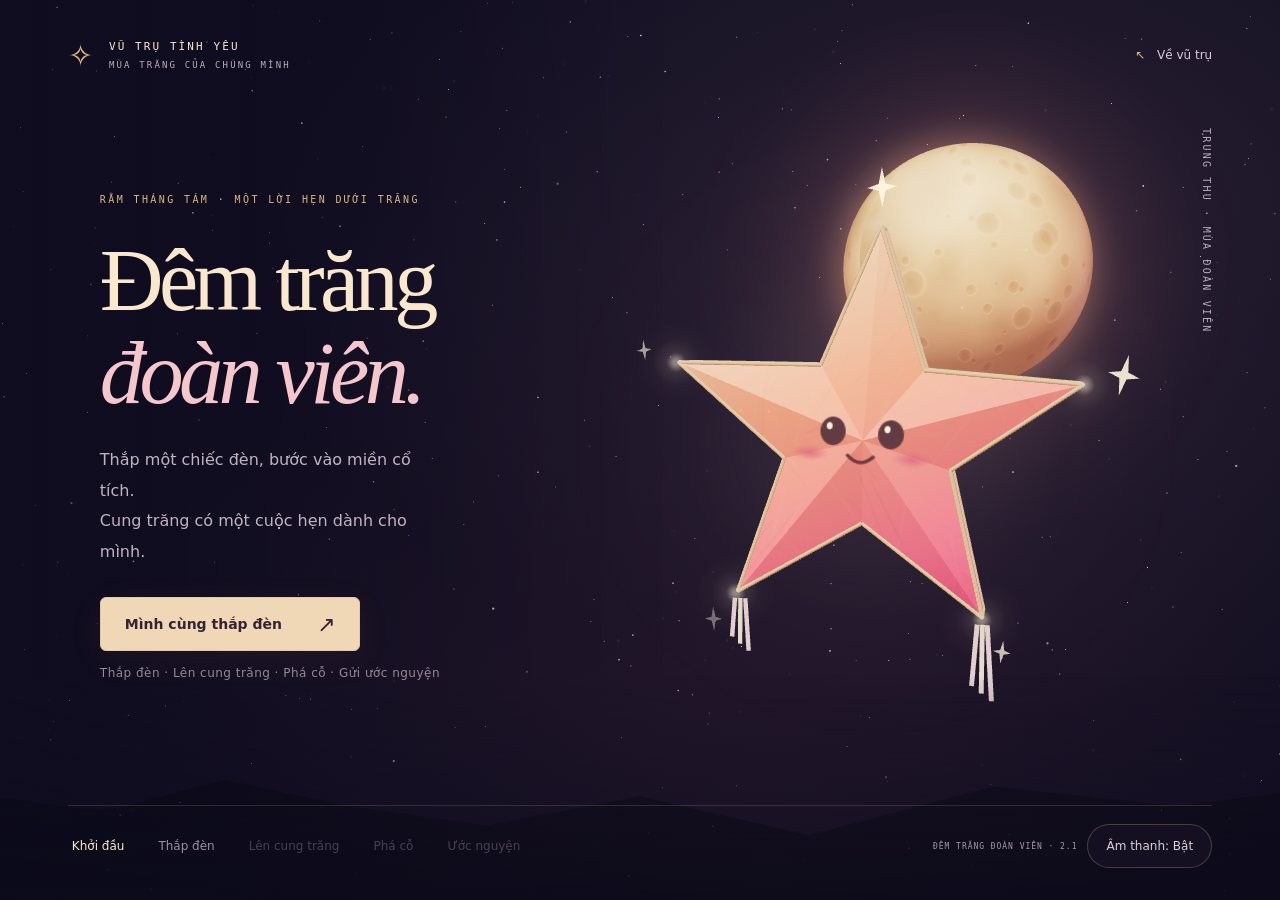
<file: templates/mid-autumn/index.html>
<!doctype html>
<!-- Isolated Mid-Autumn experience; no Universe runtime or sending APIs. -->
<html lang="vi">
<head>
<meta charset="utf-8"><meta name="viewport" content="width=device-width,initial-scale=1,viewport-fit=cover">
<meta name="theme-color" content="#100d20"><title>Đêm trăng đoàn viên · Hành trình lên cung trăng</title>
<link rel="icon" href="data:,"><link rel="stylesheet" href="/static/mid-autumn/style.css?v=chapters-audio-1"><link rel="stylesheet" href="/static/mid-autumn/design-demo.css">
</head>
<body data-mode="home">
<main id="stage" aria-label="Đêm trăng đoàn viên">
 <div class="sky" aria-hidden="true"></div>
 <div class="story-world" id="story-world" aria-hidden="true">
  <img id="palace-art" class="story-backdrop" data-story-image src="/static/mid-autumn/assets/palace-desktop.webp" srcset="/static/mid-autumn/assets/palace-mobile.webp 960w, /static/mid-autumn/assets/palace-desktop.webp 1536w" sizes="100vw" alt="" decoding="async">
  <div class="story-atmosphere"></div><div class="actor-shadow" id="lion-shadow"></div>
  <div class="actor actor-cuoi" id="cuoi-art"><div id="cuoi-greeting"><img id="cuoi-image" class="" data-story-image src="/static/mid-autumn/assets/cuoi-desktop.webp" srcset="/static/mid-autumn/assets/cuoi-mobile.webp 640w, /static/mid-autumn/assets/cuoi-desktop.webp 1024w" sizes="(max-width:760px) 70vw, 55vw" alt="" decoding="async"></div></div>
  <div class="actor actor-lion" id="lion-art"><svg viewBox="0 0 1000 800" aria-hidden="true" overflow="visible"><defs>
<clipPath id="lion-head-clip"><path d="M0 0H675V240L640 290 580 330 580 488 539 638H0Z"/></clipPath>
<clipPath id="lion-body-clip"><path d="M718 60H1254V640H585V530L595 440 605 400 620 360 615 320 640 280 665 240Z"/></clipPath></defs><g id="lion-leg-back-far" class="lion-joint"><svg x="570" y="396" width="255" height="370" viewBox="627 650 627 604" overflow="hidden" preserveAspectRatio="none"><image href="/static/mid-autumn/assets/lion-puppet-v2-mobile.webp" width="1254" height="1254" preserveAspectRatio="none"/></svg></g><g id="lion-leg-front-far" class="lion-joint"><svg x="365" y="382" width="255" height="382" viewBox="0 650 627 604" overflow="hidden" preserveAspectRatio="none"><image href="/static/mid-autumn/assets/lion-puppet-v2-mobile.webp" width="1254" height="1254" preserveAspectRatio="none"/></svg></g><g id="lion-leg-back" class="lion-joint"><svg x="704" y="420" width="285" height="385" viewBox="627 650 627 604" overflow="hidden" preserveAspectRatio="none"><image href="/static/mid-autumn/assets/lion-puppet-v2-mobile.webp" width="1254" height="1254" preserveAspectRatio="none"/></svg></g><g id="lion-body" class="lion-joint"><svg x="337" y="222" width="630" height="405" viewBox="575 55 679 565" overflow="visible" preserveAspectRatio="none"><image href="/static/mid-autumn/assets/lion-puppet-v2-mobile.webp" width="1254" height="1254" clip-path="url(#lion-body-clip)"/></svg></g><g id="lion-leg-front" class="lion-joint"><svg x="155" y="421" width="310" height="389" viewBox="0 650 627 604" overflow="hidden" preserveAspectRatio="none"><image href="/static/mid-autumn/assets/lion-puppet-v2-mobile.webp" width="1254" height="1254" preserveAspectRatio="none"/></svg></g><g id="lion-head" class="lion-joint"><svg x="0" y="0" width="590" height="630" viewBox="0 0 675 640" overflow="visible"><image href="/static/mid-autumn/assets/lion-puppet-v2-mobile.webp" width="1254" height="1254" clip-path="url(#lion-head-clip)"/></svg></g></svg></div>
  <div class="actor actor-hang" id="hang-art"><div id="hang-arms"><img id="hang-image" class="" data-story-image src="/static/mid-autumn/assets/hang-desktop.webp" srcset="/static/mid-autumn/assets/hang-mobile.webp 640w, /static/mid-autumn/assets/hang-desktop.webp 1024w" sizes="(max-width:760px) 70vw, 55vw" alt="" decoding="async"><i id="hand-anchor"><i id="hand-light"></i></i></div></div>
  <div class="story-mist" id="story-mist"></div><div class="story-mist near" id="story-mist-near"></div>
 </div>
 <canvas id="scene" aria-hidden="true"></canvas><div class="fallback-moon" id="fallback" hidden aria-hidden="true"></div>
 <svg id="fallback-lantern" class="fallback-lantern" viewBox="-2 -2 4 4.4" hidden aria-hidden="true">
  <defs><linearGradient id="rose-paper" x1="0" y1="0" x2="1" y2="1"><stop stop-color="#fff2c1"/><stop offset=".5" stop-color="#f6ac83"/><stop offset="1" stop-color="#dc708c"/></linearGradient></defs>
  <g class="fallback-wings" stroke="#f3c895" stroke-width=".022" stroke-linejoin="round">
   <path data-wing="0" d="M0 0 .364 -.502 0 -1.5 -.364 -.502Z"/>
   <path data-wing="1" d="M0 0 -.364 -.502 -1.427 -.464 -.590 .192Z"/>
   <path data-wing="2" d="M0 0 -.590 .192 -.882 1.214 0 .620Z"/>
   <path data-wing="3" d="M0 0 0 .620 .882 1.214 .590 .192Z"/>
   <path data-wing="4" d="M0 0 .590 .192 1.427 -.464 .364 -.502Z"/>
  </g>
  <g fill="none" stroke-linecap="round"><path d="M-.882 1.25l-.04 .44m1.804 -.44l.04 .44" stroke="#f1ce95" stroke-width=".025"/><path d="M-.94 1.24l-.04 .38m1.92 -.38l.04 .38" stroke="#e999a4" stroke-width=".025"/></g>
  <g fill="#633b42"><ellipse cx="-.22" cy="-.10" rx=".086" ry=".116"/><ellipse cx=".22" cy="-.10" rx=".086" ry=".116"/></g>
  <g fill="#fff4da"><circle cx="-.245" cy="-.14" r=".022"/><circle cx=".195" cy="-.14" r=".022"/></g>
  <g fill="#df6981" opacity=".6"><ellipse cx="-.37" cy=".09" rx=".115" ry=".043"/><ellipse cx=".37" cy=".09" rx=".115" ry=".043"/></g>
  <path d="M-.085 .10q.085 .12 .17 0" fill="none" stroke="#713844" stroke-width=".025" stroke-linecap="round"/>
  <g class="fallback-sparkles" fill="#ffedbd"><path data-wing="0" d="M0 -1.94l.025 .09 .07 .025 -.07 .025 -.025 .09 -.025 -.09 -.07 -.025 .07 -.025Z"/><path data-wing="1" d="M-1.72 -.62l.025 .09 .07 .025 -.07 .025 -.025 .09 -.025 -.09 -.07 -.025 .07 -.025Z"/><path data-wing="2" d="M-1.2 1.38l.025 .09 .07 .025 -.07 .025 -.025 .09 -.025 -.09 -.07 -.025 .07 -.025Z"/><path data-wing="3" d="M1.2 1.38l.025 .09 .07 .025 -.07 .025 -.025 .09 -.025 -.09 -.07 -.025 .07 -.025Z"/><path data-wing="4" d="M1.72 -.62l.025 .09 .07 .025 -.07 .025 -.025 .09 -.025 -.09 -.07 -.025 .07 -.025Z"/></g>
 </svg>
 <div class="veil" aria-hidden="true"></div><div class="horizon" aria-hidden="true"></div><div id="story-light" aria-hidden="true"></div><div id="fallback-letter" aria-hidden="true" hidden>✧</div>
 <header class="topbar"><a class="brand" href="/"><span class="brand-mark" aria-hidden="true">✧</span><span>VŨ TRỤ TÌNH YÊU<small>MÙA TRĂNG CỦA CHÚNG MÌNH</small></span></a><a class="back" href="/"><span aria-hidden="true">↖</span> Về vũ trụ</a></header>
 <span class="edition" aria-hidden="true">TRUNG THU · MÙA ĐOÀN VIÊN</span><p id="render-note" role="status" hidden></p><p id="asset-status" role="status" hidden></p><div id="loading-actions" hidden><button class="control" id="retry-assets">Thử tải lại</button><button class="control" id="continue-light">Tiếp tục với cảnh nhẹ</button></div>
 <div class="letterbox top" aria-hidden="true"></div><div class="letterbox bottom" aria-hidden="true"></div>
 <div id="film-meta" hidden>HÀNH TRÌNH LÊN CUNG TRĂNG<span id="film-scene-count"></span></div>
 <section class="film" id="film" aria-label="Trải nghiệm cinematic" hidden><div class="film-caption" id="film-caption"><p class="eyebrow" id="film-kicker"></p><h2 id="film-title"></h2><p class="film-description" id="film-description"></p></div></section>
 <div class="film-bar" id="film-bar" aria-hidden="true" hidden></div><p class="sr-only" id="announcement" aria-live="polite"></p>
 <section class="view" id="home-view" aria-labelledby="home-title">
  <p class="eyebrow">RẰM THÁNG TÁM · MỘT LỜI HẸN DƯỚI TRĂNG</p><h1 id="home-title" tabindex="-1">Đêm trăng<br><em>đoàn viên.</em></h1>
  <p class="intro">Thắp một chiếc đèn, bước vào miền cổ tích.<br>Cung trăng có một cuộc hẹn dành cho mình.</p>
  <button class="primary" id="begin">Mình cùng thắp đèn <span aria-hidden="true">↗</span></button><p class="micro">Thắp đèn · Lên cung trăng · Phá cỗ · Gửi ước nguyện</p>
 </section>
 <section class="view" id="lantern-view" aria-labelledby="lantern-title" hidden>
  <p class="eyebrow">01 / THẮP ĐÈN ÔNG SAO</p><h2 id="lantern-title" tabindex="-1">Năm cánh sáng.<br><em>Một lối lên trăng.</em></h2>
  <p class="intro">Chạm từng đốm sáng. Khi cả năm cánh sao sáng lên, chiếc đèn sẽ dẫn mình vào đêm hội trên cung trăng.</p>
  <div class="stitches" role="group" aria-label="Thắp năm cánh đèn"><button class="stitch" aria-pressed="false" aria-label="Thắp cánh sao 1">01</button><button class="stitch" aria-pressed="false" aria-label="Thắp cánh sao 2">02</button><button class="stitch" aria-pressed="false" aria-label="Thắp cánh sao 3">03</button><button class="stitch" aria-pressed="false" aria-label="Thắp cánh sao 4">04</button><button class="stitch" aria-pressed="false" aria-label="Thắp cánh sao 5">05</button></div>
  <p class="progress-copy" id="lantern-progress" aria-live="polite">0 / 5 cánh sao đã sáng</p><button class="text-button" id="light-all">Thắp cả chiếc đèn</button><button class="primary" id="enter-palace" hidden>Bước vào cung trăng <span aria-hidden="true">↗</span></button>
 </section>
 <section class="view" id="feast-view" aria-labelledby="feast-title" hidden><div class="feast-layout">
  <div><p class="eyebrow">02 / PHÁ CỖ DƯỚI TRĂNG</p><h2 id="feast-title" tabindex="-1">Đêm còn dài.<br><em>Mình ngồi lại nhé.</em></h2><p class="intro">Sau tiếng trống hội, dành nhau một chút bình yên. Chọn một vị bánh để cùng phá cỗ.</p></div>
  <div class="feast-card"><p class="eyebrow">MÂM CỖ CỦA CHÚNG MÌNH</p><div class="cake-options" role="group" aria-label="Chọn bánh"><button class="cake-option" aria-pressed="true" data-cake="nướng"><span class="cake" aria-hidden="true"></span>Bánh nướng</button><button class="cake-option" aria-pressed="false" data-cake="dẻo"><span class="cake snow" aria-hidden="true"></span>Bánh dẻo</button></div><p class="intro" id="cake-caption">Một miếng bánh thơm, một khoảng trời yên.</p><button class="primary" id="to-wish">Gửi một ước nguyện <span aria-hidden="true">↗</span></button></div>
 </div></section>
 <section class="view" id="wish-view" aria-labelledby="wish-title" hidden><div class="feast-layout">
  <div><p class="eyebrow">03 / GỬI ƯỚC NGUYỆN LÊN CUNG TRĂNG</p><h2 id="wish-title" tabindex="-1">Có một điều,<br><em>mình gửi cho trăng.</em></h2><p class="intro">Viết điều bạn đang mong. Một cánh thư sẽ mang ước nguyện bay lên cung trăng, nơi Chị Hằng và Chú Cuội đang chờ.</p></div>
  <form class="feast-card wish-paper" id="wish-form"><label for="wish">ƯỚC NGUYỆN CỦA BẠN</label><textarea id="wish" required placeholder="Mong những mùa trăng sau, mình vẫn có nhau…" aria-describedby="wish-error wish-privacy"></textarea><span class="wish-counter" id="wish-counter">0 / 240</span><p class="wish-error" id="wish-error" role="alert"></p><button class="primary" id="send-wish" type="submit">Gửi ước nguyện lên cung trăng <span aria-hidden="true">✧</span></button><p class="feast-note" id="wish-privacy">Ước nguyện chỉ ở trong trải nghiệm này, không được lưu hoặc gửi cho người khác.</p></form>
 </div></section>
 <section class="view" id="ending-view" aria-labelledby="ending-title" hidden>
  <p class="eyebrow">ƯỚC NGUYỆN ĐÃ ĐẾN CUNG TRĂNG</p><h2 id="ending-title" tabindex="-1">Trăng giữ điều ước.<br><em>Mình giữ nhau.</em></h2><blockquote class="ending-quote" id="ending-wish"></blockquote><p class="intro">Chị Hằng đã đón lấy cánh thư.<br>Cuội giữ lời hẹn dưới tán đa.<br>Hẹn mình ở một mùa trăng sau.</p><div class="ending-actions"><a class="primary" href="/">Khép lại đêm trăng <span aria-hidden="true">↗</span></a><button class="text-button" id="restart">Bắt đầu lại hành trình</button></div>
 </section>
 <footer class="chapter-rail"><nav class="chapters" aria-label="Hành trình Trung Thu"><button class="chapter" data-view="home" aria-current="step">Khởi đầu</button><button class="chapter" data-view="lantern">Thắp đèn</button><button class="chapter" data-view="journey" disabled>Lên cung trăng</button><button class="chapter" data-view="feast" disabled>Phá cỗ</button><button class="chapter" data-view="wish" disabled>Ước nguyện</button></nav><div class="controls"><span class="preview-tag">ĐÊM TRĂNG ĐOÀN VIÊN · 2.1</span><button class="control" id="sound" aria-pressed="true">Âm thanh: Bật · chờ chạm</button><button class="control" id="pause" hidden>Tạm dừng</button><button class="control" id="next-scene" hidden>Cảnh tiếp theo ↗</button><button class="control" id="skip" hidden>Bỏ qua</button><button class="control" id="replay" hidden>↺ Xem lại cinematic</button></div></footer>
</main>
<script src="/static/vendor/three-r128.min.js"></script><script type="module" src="/static/mid-autumn/app.js?v=chapters-audio-4"></script>
<script type="module" src="/static/mid-autumn/design-demo.js?v=moon-star-demo-1"></script>
</body>
</html>
</file>
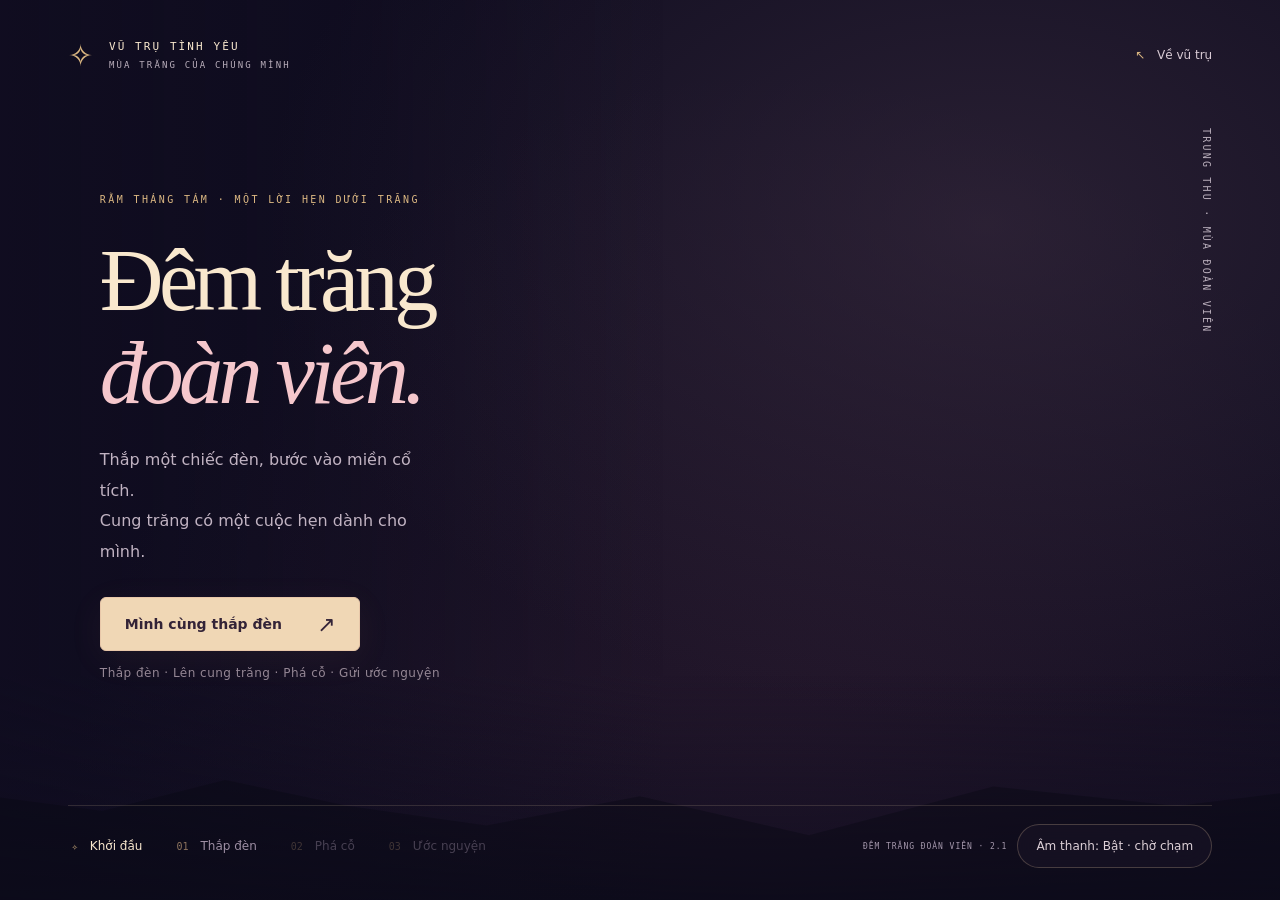
<file: docs/mid-autumn-cinematic-preview.html>
<!doctype html>
<!-- Isolated Mid-Autumn experience; no Universe runtime or sending APIs. -->
<html lang="vi">
<head>
<meta charset="utf-8"><meta name="viewport" content="width=device-width,initial-scale=1,viewport-fit=cover">
<meta name="theme-color" content="#100d20"><title>Đêm trăng đoàn viên · Hành trình lên cung trăng</title>
<link rel="icon" href="data:,"><link rel="stylesheet" href="/static/mid-autumn/style.css">
</head>
<body data-mode="home">
<main id="stage" aria-label="Đêm trăng đoàn viên">
 <div class="sky" aria-hidden="true"></div>
 <div class="story-world" id="story-world" aria-hidden="true">
  <img id="palace-art" class="story-backdrop" data-story-image src="/static/mid-autumn/assets/palace-desktop.webp" srcset="/static/mid-autumn/assets/palace-mobile.webp 960w, /static/mid-autumn/assets/palace-desktop.webp 1536w" sizes="100vw" alt="" decoding="async">
  <div class="story-atmosphere"></div><div class="actor-shadow" id="lion-shadow"></div>
  <div class="actor actor-cuoi" id="cuoi-art"><div id="cuoi-greeting"><img id="cuoi-image" class="" data-story-image src="/static/mid-autumn/assets/cuoi-desktop.webp" srcset="/static/mid-autumn/assets/cuoi-mobile.webp 640w, /static/mid-autumn/assets/cuoi-desktop.webp 1024w" sizes="(max-width:760px) 70vw, 55vw" alt="" decoding="async"></div></div>
  <div class="actor actor-lion" id="lion-art"><svg viewBox="0 0 1000 800" aria-hidden="true" overflow="visible"><defs>
<clipPath id="lion-head-clip"><path d="M0 0H675V295L605 368 582 488 539 638H0Z"/></clipPath>
<clipPath id="lion-body-clip"><path d="M718 60H1254V640H585V530L630 411 665 320 650 244Z"/></clipPath></defs><g id="lion-leg-back-far" class="lion-joint"><svg x="570" y="396" width="255" height="370" viewBox="627 650 627 604" overflow="hidden" preserveAspectRatio="none"><image href="/static/mid-autumn/assets/lion-puppet-v2-mobile.webp" width="1254" height="1254" preserveAspectRatio="none"/></svg></g><g id="lion-leg-front-far" class="lion-joint"><svg x="215" y="382" width="255" height="382" viewBox="0 650 627 604" overflow="hidden" preserveAspectRatio="none"><image href="/static/mid-autumn/assets/lion-puppet-v2-mobile.webp" width="1254" height="1254" preserveAspectRatio="none"/></svg></g><g id="lion-leg-back" class="lion-joint"><svg x="704" y="420" width="285" height="385" viewBox="627 650 627 604" overflow="hidden" preserveAspectRatio="none"><image href="/static/mid-autumn/assets/lion-puppet-v2-mobile.webp" width="1254" height="1254" preserveAspectRatio="none"/></svg></g><g id="lion-body" class="lion-joint"><svg x="337" y="222" width="630" height="405" viewBox="575 55 679 565" overflow="visible"><image href="/static/mid-autumn/assets/lion-puppet-v2-mobile.webp" width="1254" height="1254" clip-path="url(#lion-body-clip)"/></svg></g><g id="lion-leg-front" class="lion-joint"><svg x="155" y="421" width="310" height="389" viewBox="0 650 627 604" overflow="hidden" preserveAspectRatio="none"><image href="/static/mid-autumn/assets/lion-puppet-v2-mobile.webp" width="1254" height="1254" preserveAspectRatio="none"/></svg></g><g id="lion-head" class="lion-joint"><svg x="0" y="0" width="590" height="630" viewBox="0 0 675 640" overflow="visible"><image href="/static/mid-autumn/assets/lion-puppet-v2-mobile.webp" width="1254" height="1254" clip-path="url(#lion-head-clip)"/></svg></g></svg></div>
  <div class="actor actor-hang" id="hang-art"><div id="hang-arms"><img id="hang-image" class="" data-story-image src="/static/mid-autumn/assets/hang-desktop.webp" srcset="/static/mid-autumn/assets/hang-mobile.webp 640w, /static/mid-autumn/assets/hang-desktop.webp 1024w" sizes="(max-width:760px) 70vw, 55vw" alt="" decoding="async"><i id="hand-anchor"><i id="hand-light"></i></i></div></div>
  <div class="story-mist" id="story-mist"></div><div class="story-mist near" id="story-mist-near"></div>
 </div>
 <canvas id="scene" aria-hidden="true"></canvas><div class="fallback-moon" id="fallback" hidden aria-hidden="true"></div>
 <div class="veil" aria-hidden="true"></div><div class="horizon" aria-hidden="true"></div><div id="story-light" aria-hidden="true"></div><div id="fallback-letter" aria-hidden="true" hidden>✧</div>
 <header class="topbar"><a class="brand" href="/"><span class="brand-mark" aria-hidden="true">✧</span><span>VŨ TRỤ TÌNH YÊU<small>MÙA TRĂNG CỦA CHÚNG MÌNH</small></span></a><a class="back" href="/"><span aria-hidden="true">↖</span> Về vũ trụ</a></header>
 <span class="edition" aria-hidden="true">TRUNG THU · MÙA ĐOÀN VIÊN</span><p id="render-note" role="status" hidden></p><p id="asset-status" role="status" hidden></p><div id="loading-actions" hidden><button class="control" id="retry-assets">Thử tải lại</button><button class="control" id="continue-light">Tiếp tục với cảnh nhẹ</button></div>
 <div class="letterbox top" aria-hidden="true"></div><div class="letterbox bottom" aria-hidden="true"></div>
 <div id="film-meta" hidden>HÀNH TRÌNH LÊN CUNG TRĂNG<span id="film-scene-count"></span></div>
 <section class="film" id="film" aria-label="Trải nghiệm cinematic" hidden><div class="film-caption" id="film-caption"><p class="eyebrow" id="film-kicker"></p><h2 id="film-title"></h2><p class="film-description" id="film-description"></p></div></section>
 <div class="film-bar" id="film-bar" aria-hidden="true" hidden></div><p class="sr-only" id="announcement" aria-live="polite"></p>
 <section class="view" id="home-view" aria-labelledby="home-title">
  <p class="eyebrow">RẰM THÁNG TÁM · MỘT LỜI HẸN DƯỚI TRĂNG</p><h1 id="home-title" tabindex="-1">Đêm trăng<br><em>đoàn viên.</em></h1>
  <p class="intro">Thắp một chiếc đèn, bước vào miền cổ tích.<br>Cung trăng có một cuộc hẹn dành cho mình.</p>
  <button class="primary" id="begin">Mình cùng thắp đèn <span aria-hidden="true">↗</span></button><p class="micro">Thắp đèn · Lên cung trăng · Phá cỗ · Gửi ước nguyện</p>
 </section>
 <section class="view" id="lantern-view" aria-labelledby="lantern-title" hidden>
  <p class="eyebrow">01 / THẮP ĐÈN ÔNG SAO</p><h2 id="lantern-title" tabindex="-1">Năm cánh sáng.<br><em>Một lối lên trăng.</em></h2>
  <p class="intro">Chạm từng đốm sáng. Khi cả năm cánh sao sáng lên, chiếc đèn sẽ dẫn mình vào đêm hội trên cung trăng.</p>
  <div class="stitches" role="group" aria-label="Thắp năm cánh đèn"><button class="stitch" aria-pressed="false" aria-label="Thắp cánh sao 1">01</button><button class="stitch" aria-pressed="false" aria-label="Thắp cánh sao 2">02</button><button class="stitch" aria-pressed="false" aria-label="Thắp cánh sao 3">03</button><button class="stitch" aria-pressed="false" aria-label="Thắp cánh sao 4">04</button><button class="stitch" aria-pressed="false" aria-label="Thắp cánh sao 5">05</button></div>
  <p class="progress-copy" id="lantern-progress" aria-live="polite">0 / 5 cánh sao đã sáng</p><button class="text-button" id="light-all">Thắp cả chiếc đèn</button><button class="primary" id="enter-palace" hidden>Bước vào cung trăng <span aria-hidden="true">↗</span></button>
 </section>
 <section class="view" id="feast-view" aria-labelledby="feast-title" hidden><div class="feast-layout">
  <div><p class="eyebrow">02 / PHÁ CỖ DƯỚI TRĂNG</p><h2 id="feast-title" tabindex="-1">Đêm còn dài.<br><em>Mình ngồi lại nhé.</em></h2><p class="intro">Sau tiếng trống hội, dành nhau một chút bình yên. Chọn một vị bánh để cùng phá cỗ.</p></div>
  <div class="feast-card"><p class="eyebrow">MÂM CỖ CỦA CHÚNG MÌNH</p><div class="cake-options" role="group" aria-label="Chọn bánh"><button class="cake-option" aria-pressed="true" data-cake="nướng"><span class="cake" aria-hidden="true"></span>Bánh nướng</button><button class="cake-option" aria-pressed="false" data-cake="dẻo"><span class="cake snow" aria-hidden="true"></span>Bánh dẻo</button></div><p class="intro" id="cake-caption">Một miếng bánh thơm, một khoảng trời yên.</p><button class="primary" id="to-wish">Gửi một ước nguyện <span aria-hidden="true">↗</span></button></div>
 </div></section>
 <section class="view" id="wish-view" aria-labelledby="wish-title" hidden><div class="feast-layout">
  <div><p class="eyebrow">03 / GỬI ƯỚC NGUYỆN LÊN CUNG TRĂNG</p><h2 id="wish-title" tabindex="-1">Có một điều,<br><em>mình gửi cho trăng.</em></h2><p class="intro">Viết điều bạn đang mong. Một cánh thư sẽ mang ước nguyện bay lên cung trăng, nơi Chị Hằng và Chú Cuội đang chờ.</p></div>
  <form class="feast-card wish-paper" id="wish-form"><label for="wish">ƯỚC NGUYỆN CỦA BẠN</label><textarea id="wish" required placeholder="Mong những mùa trăng sau, mình vẫn có nhau…" aria-describedby="wish-error wish-privacy"></textarea><span class="wish-counter" id="wish-counter">0 / 240</span><p class="wish-error" id="wish-error" role="alert"></p><button class="primary" id="send-wish" type="submit">Gửi ước nguyện lên cung trăng <span aria-hidden="true">✧</span></button><p class="feast-note" id="wish-privacy">Ước nguyện chỉ ở trong trải nghiệm này, không được lưu hoặc gửi cho người khác.</p></form>
 </div></section>
 <section class="view" id="ending-view" aria-labelledby="ending-title" hidden>
  <p class="eyebrow">ƯỚC NGUYỆN ĐÃ ĐẾN CUNG TRĂNG</p><h2 id="ending-title" tabindex="-1">Trăng giữ điều ước.<br><em>Mình giữ nhau.</em></h2><blockquote class="ending-quote" id="ending-wish"></blockquote><p class="intro">Chị Hằng đã đón lấy cánh thư.<br>Cuội giữ lời hẹn dưới tán đa.<br>Hẹn mình ở một mùa trăng sau.</p><div class="ending-actions"><a class="primary" href="/">Khép lại đêm trăng <span aria-hidden="true">↗</span></a><button class="text-button" id="restart">Bắt đầu lại hành trình</button></div>
 </section>
 <footer class="chapter-rail"><nav class="chapters" aria-label="Hành trình Trung Thu"><button class="chapter" data-view="home" aria-current="step"><b>✧</b> Khởi đầu</button><button class="chapter" data-view="lantern"><b>01</b> Thắp đèn</button><button class="chapter" data-view="feast" disabled><b>02</b> Phá cỗ</button><button class="chapter" data-view="wish" disabled><b>03</b> Ước nguyện</button></nav><div class="controls"><span class="preview-tag">ĐÊM TRĂNG ĐOÀN VIÊN · 2.1</span><button class="control" id="sound" aria-pressed="true">Âm thanh: Bật · chờ chạm</button><button class="control" id="pause" hidden>Tạm dừng</button><button class="control" id="next-scene" hidden>Cảnh tiếp theo ↗</button><button class="control" id="skip" hidden>Bỏ qua</button><button class="control" id="replay" hidden>↺ Xem lại cinematic</button></div></footer>
</main>
<script src="/static/vendor/three-r128.min.js"></script><script type="module" src="/static/mid-autumn/app.js?v=music-cues-3"></script>
</body>
</html>
</file>
<file: static/mid-autumn/style.css>
:root{color-scheme:dark;--cream:#f9e8ce;--rose:#f5c7cc;--muted:#b9aebb;--gold:#dcb882;--line:#e6cda429;--night:#100d20}
  *{box-sizing:border-box} [hidden]{display:none!important}
  html,body{margin:0;min-height:100%;background:var(--night);color:var(--cream);font-family:system-ui,-apple-system,BlinkMacSystemFont,"Segoe UI",sans-serif}
  body{min-height:100svh;overflow-x:hidden}
  button,a,input,textarea{-webkit-tap-highlight-color:transparent}
  button{font:inherit;cursor:pointer} button:disabled{cursor:default;opacity:.45}
  button:focus-visible,a:focus-visible,textarea:focus-visible{outline:2px solid var(--cream);outline-offset:6px}
  button,a{touch-action:manipulation} a{color:inherit;text-decoration:none}
  #stage{position:relative;isolation:isolate;min-height:100svh}
  .sky{position:fixed;inset:0;z-index:-3;background:radial-gradient(ellipse at 77% 25%,#40304488,transparent 52%),radial-gradient(ellipse at 60% 100%,#56314755,transparent 65%),#100d20}
  .no-webgl .sky:before,.no-webgl .sky:after{content:"";position:absolute;inset:0;pointer-events:none;background-image:radial-gradient(circle at 14% 24%,#fff2c5 0 .7px,transparent 1.2px),radial-gradient(circle at 78% 16%,#ead6ad 0 .6px,transparent 1.1px),radial-gradient(circle at 66% 68%,#d6c6e6 0 .7px,transparent 1.2px);background-size:183px 173px,241px 211px,227px 193px;opacity:.7;animation:sky-twinkle 4.8s ease-in-out infinite}
  .no-webgl .sky:after{transform:rotate(180deg);background-size:293px 269px,349px 317px,311px 283px;animation-duration:6.7s;animation-delay:-2.1s}
  @keyframes sky-twinkle{0%,100%{opacity:.35}50%{opacity:.85}}
  #scene{position:fixed;inset:0;width:100%;height:100%;z-index:-2;pointer-events:none}
  .veil{position:fixed;inset:0;z-index:-1;pointer-events:none;background:linear-gradient(90deg,#100d2080,transparent 52%),linear-gradient(0deg,#100d20dd,transparent 25%)}
  .horizon{position:fixed;bottom:0;left:-10%;width:120%;height:18vh;z-index:-1;pointer-events:none;background:#0b0915;clip-path:polygon(0 49%,7% 35%,15% 45%,23% 26%,31% 42%,40% 54%,50% 36%,61% 60%,73% 30%,85% 42%,96% 29%,100% 34%,100% 100%,0 100%);opacity:.45}
  .topbar{height:110px;padding:0 5.3vw;display:flex;align-items:center;justify-content:space-between;gap:20px}
  .brand{display:flex;gap:14px;align-items:center;font:11px/1.6 ui-monospace,monospace;letter-spacing:.19em}
  .brand-mark{font:30px Georgia,serif;color:var(--gold)}
  .brand small{display:block;letter-spacing:.24em;color:var(--muted);font-size:9px;margin-top:2px}
  .back{font-size:12px;color:#d9cbd5;min-height:44px;display:flex;align-items:center;gap:12px}
  .back span{color:var(--gold)}
  .edition{position:absolute;top:128px;right:5.3vw;font:10px ui-monospace,monospace;letter-spacing:.22em;color:var(--muted);writing-mode:vertical-rl}
  .view{width:min(1440px,100%);margin:auto;min-height:calc(100svh - 200px);padding:9vh 7.8vw 110px;display:flex;flex-direction:column;justify-content:center;align-items:flex-start}
  .eyebrow{font:10px/1.8 ui-monospace,monospace;letter-spacing:.24em;color:var(--gold);margin:0 0 25px;text-transform:uppercase}
  h1,h2{margin:0;font:400 clamp(62px,6.9vw,105px)/1.05 Georgia,"Times New Roman",serif;letter-spacing:-.052em;text-wrap:balance}
  h1 em,h2 em{font-weight:400;color:var(--rose)}
  .intro{font-size:15px;line-height:1.9;color:#c1b3c2;max-width:345px;margin:26px 0 0}
  .primary{display:inline-flex;align-items:center;justify-content:space-between;gap:35px;min-height:54px;margin:30px 0 0;border:1px solid #e8c7a9;border-radius:6px;padding:0 24px;background:#f0d7b5;color:#332337;font-size:13px;font-weight:600;box-shadow:0 8px 36px #dfa57710;transition:background .2s,transform .2s}
  .primary:hover{background:#fff0d7;transform:translateY(-2px)} .primary span{font-size:22px;font-weight:400}
  .micro{color:#958795;font-size:10px;margin-top:15px;letter-spacing:.04em}
  .chapter-rail{position:absolute;bottom:32px;left:5.3vw;right:5.3vw;display:flex;align-items:center;justify-content:space-between;gap:30px;border-top:1px solid var(--line);padding-top:18px}
  .chapters{display:flex;gap:26px}.chapter{border:0;background:none;color:#9e8fa4;min-height:44px;display:flex;align-items:center;gap:12px;font-size:11px;padding:0 4px}.chapter b{font:10px ui-monospace,monospace;color:#8d745e}.chapter[aria-current="step"]{color:var(--cream)}.chapter[aria-current="step"] b{color:var(--gold)}
  .control{border:1px solid #d6b99544;border-radius:25px;background:#181224b8;color:#ddd0d7;min-height:44px;padding:0 18px;font-size:11px;backdrop-filter:blur(12px)}.control:hover{border-color:var(--gold)}
  .controls{display:flex;align-items:center;gap:10px}.preview-tag{font:9px ui-monospace,monospace;letter-spacing:.12em;color:#a598ac}
  .film{position:fixed;inset:0;pointer-events:none;z-index:3;display:flex;align-items:flex-end;padding:0 8vw 17vh;background:linear-gradient(0deg,#100d20bb,transparent 44%)}
  .film h2{font-size:clamp(40px,5.5vw,80px);max-width:700px}.film .eyebrow{margin-bottom:18px}.film-caption{transition:opacity .45s,transform .45s}.film-caption.changing{opacity:0;transform:translateY(10px)}
  .film-description{color:#cfc1cd;font-size:13px;line-height:1.8;margin:22px 0 0}
  .film-bar{position:fixed;bottom:0;left:0;width:100%;height:3px;z-index:5;background:#e4c08a;transform-origin:left;transform:scaleX(0)}
  .letterbox{position:fixed;left:0;right:0;height:6vh;z-index:2;background:#090811;pointer-events:none;transition:height 1s}.letterbox.top{top:0}.letterbox.bottom{bottom:0}
  body.is-film .topbar{position:relative;z-index:4;opacity:.75}
  body.is-film .chapter-rail{border:0;z-index:4;justify-content:flex-end}
  body.is-film .chapters,body.is-film .preview-tag,body.is-film .edition{visibility:hidden}
  body:not(.is-film) .letterbox{height:0}
  .view.appear{animation:arrive .85s both}@keyframes arrive{from{opacity:0;transform:translateY(16px)}to{opacity:1;transform:none}}
  #lantern-view h2,#feast-view h2{font-size:clamp(48px,5vw,72px)}
  #feast-view h2{font-size:clamp(44px,4.1vw,62px)}
  .stitches{display:flex;gap:10px;margin-top:28px}.stitch{width:44px;height:44px;border:1px solid #b28b6c70;border-radius:50%;background:#1d1727;color:#d9b892;font:12px ui-monospace,monospace;transition:background .3s,box-shadow .3s}.stitch[aria-pressed="true"]{background:#f0d3a7;color:#483024;box-shadow:0 0 20px #f7c28940}
  .progress-copy{font:11px/1.8 ui-monospace,monospace;color:var(--gold);margin:18px 0 0}
  .text-button{display:inline-flex;align-items:center;min-height:44px;border:0;background:none;color:#b8a7bb;font-size:11px;padding:0;margin-top:12px;text-decoration:underline;text-underline-offset:5px}
  .feast-layout{display:grid;grid-template-columns:minmax(250px,400px) minmax(290px,470px);align-items:center;gap:12vw;width:100%}
  .feast-card{width:100%;padding:26px;border:1px solid #dbc1a43d;border-radius:14px;background:#1b1426e6;backdrop-filter:blur(16px);box-shadow:0 28px 100px #0003}
  .cake-options{display:flex;gap:12px;margin:0 0 24px}.cake-option{flex:1;display:flex;flex-direction:column;align-items:center;gap:12px;padding:18px 8px 14px;border:1px solid #d0b08c30;border-radius:9px;background:#251b31;color:#c8b4c8;font-size:11px}.cake-option[aria-pressed="true"]{border-color:var(--gold);color:var(--cream);background:#352434}
  .cake{position:relative;width:64px;height:64px;border:5px dotted #edbb79;border-radius:24%;background:radial-gradient(circle,#e6ad68 28%,#b67138 31%,#e0a25d 36%,#bb783f 61%,#e0a25d 63%);box-shadow:0 6px 0 #7d492e,0 9px 16px #0004;transform:rotate(-10deg)}.cake:after{content:'團';position:absolute;inset:12px;display:grid;place-items:center;border:1px solid #91502599;border-radius:50%;font:22px Georgia,serif;color:#8d542d}.cake.snow{background:radial-gradient(circle,#fff3e1,#ddcabd);border-color:#f7e9d8;box-shadow:0 6px 0 #c1a69b,0 9px 16px #0004}.cake.snow:after{color:#b3998d;border-color:#b3998d}
  label{display:block;font:10px ui-monospace,monospace;letter-spacing:.14em;color:var(--gold);margin:0 0 12px}
  textarea{display:block;width:100%;resize:vertical;min-height:102px;max-height:170px;border:1px solid #d0b08c38;background:#120e1d;color:var(--cream);padding:14px;border-radius:5px;font:13px/1.8 system-ui,sans-serif}
  .feast-card .primary{width:100%;margin-top:18px}.feast-note{font-size:10px;line-height:1.7;color:#af9caf;margin:14px 0 0}
  .wish-preview{border-top:1px solid var(--line);padding-top:20px;margin-top:20px;font:italic 19px/1.6 Georgia,serif;color:var(--rose);overflow-wrap:anywhere}
  .fallback-moon{position:fixed;z-index:-2;right:13vw;top:18vh;width:180px;aspect-ratio:1;border-radius:50%;background:radial-gradient(circle at 62% 34%,#98713c38 0 9%,#fff4c647 10%,transparent 12%),radial-gradient(circle at 36% 62%,#98713c30 0 7%,#fff4c647 8%,transparent 10%),radial-gradient(circle at 70% 70%,#98713c38 0 5%,#fff4c647 6%,transparent 8%),radial-gradient(circle at 31% 26%,#fff9e8 0 4%,#ffe8bf 20%,#f3c399 45%,#d9957c 72%,#a96760 96%);box-shadow:0 0 0 1px #ffe1c047,0 0 22px 8px #ffc096a6,0 0 64px 24px #f6918070,0 0 130px 48px #d5837938}
  .fallback-lantern{position:fixed;z-index:-2;pointer-events:none;right:13vw;top:23vh;width:min(38vw,480px);overflow:visible;transform:rotate(-4deg);filter:drop-shadow(0 0 14px #f5af9c33)}
  .fallback-wings path{fill:#49303f;transition:fill .3s}.fallback-wings .is-lit{fill:url(#rose-paper)}
  .fallback-sparkles path{opacity:0}.fallback-sparkles .is-lit{animation:lantern-twinkle 3.5s ease-in-out infinite;opacity:.85}.fallback-sparkles path:nth-child(even){animation-delay:-1.3s}
  @keyframes lantern-twinkle{0%,100%{opacity:.35}50%{opacity:1}}
  #render-note{position:absolute;top:102px;left:5.3vw;color:var(--muted);font-size:11px;max-width:280px}
  @media(min-width:1600px){.view{padding-left:110px;padding-right:110px}}
  @media(max-width:760px){
    .topbar{height:84px;padding:0 22px}.brand{font-size:9px;letter-spacing:.11em;gap:10px}.brand small{font-size:8px}.brand-mark{font-size:24px}.back{font-size:10px;gap:7px}.edition{top:110px;right:20px;font-size:8px}
    .veil{background:linear-gradient(0deg,#100d20 8%,#100d2066 44%,transparent 66%)}
    .view{min-height:calc(100svh - 84px);padding:clamp(270px,38svh,400px) 28px 172px;justify-content:flex-start}
    .eyebrow{font-size:9px;margin-bottom:16px}h1{font-size:60px;line-height:1.03}.intro{font-size:13px;line-height:1.8;margin-top:18px;max-width:320px}.primary{min-height:50px;margin-top:22px}.micro{font-size:9px;margin-top:12px}
    .chapter-rail{bottom:18px;left:22px;right:22px;gap:10px;flex-direction:column;align-items:stretch;padding-top:9px}.chapters{justify-content:space-between;gap:4px}.chapter{font-size:10px;gap:7px}.controls{justify-content:space-between}.preview-tag{font-size:8px}.control{padding:0 13px;font-size:10px}
    .film{padding:0 28px 22vh}.film h2{font-size:47px}.film-description{font-size:12px;max-width:290px}.letterbox{height:4vh}body.is-film .chapter-rail{position:fixed;bottom:28px}body.is-film .controls{justify-content:flex-end}
    #lantern-view{padding-top:42svh}#lantern-view h2,#feast-view h2{font-size:46px}.stitches{margin-top:20px}
    body[data-mode="feast"] #scene{opacity:.18}
    #feast-view{padding-top:24px}.feast-layout{display:flex;flex-direction:column;align-items:stretch;gap:28px}.feast-card{padding:20px}.feast-layout .intro{max-width:100%}
    .fallback-moon{top:16vh;right:23vw;width:150px}#render-note{top:86px;left:22px;font-size:10px}
    .fallback-lantern{top:13vh;left:12vw;right:auto;width:68vw;max-width:280px}
  }
  @media(prefers-reduced-motion:reduce){*,*::before,*::after{animation:none!important;transition:none!important;scroll-behavior:auto!important}}
/* The central film is a layered illustrated stage with real-time 3D light and paper. */
.sky{z-index:-5}.story-world{position:fixed;inset:0;overflow:hidden;z-index:-4;opacity:0;pointer-events:none;background:#100d20;perspective:1000px}
.story-backdrop{position:absolute;inset:-6%;width:112%;height:112%;object-fit:cover;object-position:50% 48%;will-change:transform;filter:saturate(.82) brightness(.76)}
.story-atmosphere{position:absolute;inset:0;background:radial-gradient(ellipse at 50% 35%,transparent 30%,#130f2a55 80%),linear-gradient(0deg,#0c091c 2%,transparent 50%)}
.actor{position:absolute;bottom:19%;left:50%;height:64%;width:auto;max-width:none;object-fit:contain;transform-origin:50% 92%;will-change:transform,opacity;opacity:0;filter:drop-shadow(0 16px 15px #100d2033)}
.actor-cuoi{height:61%}.actor-hang{height:72%}.actor-lion{height:53%;transform-origin:50% 96%}
.actor-shadow{position:absolute;width:27%;height:5%;left:50%;bottom:18%;border-radius:50%;background:#0b071988;filter:blur(15px);opacity:0;transform:translateX(-50%)}
.story-mist{position:absolute;left:-20%;width:140%;height:35%;bottom:4%;background:radial-gradient(ellipse,#d5bede18,transparent 65%);filter:blur(14px);mix-blend-mode:screen}
#scene{z-index:-3}.veil{z-index:-2}.horizon{z-index:-1}
.is-film .veil{background:linear-gradient(0deg,#100d2066,transparent 36%)}
.is-film .film{padding:0 8vw 14vh;background:linear-gradient(0deg,#0c091ce8,transparent 52%)}
.is-film .film h2{font-size:clamp(36px,4.1vw,62px);max-width:670px;letter-spacing:-.035em;line-height:1.1}
.is-film .film-description{max-width:470px}.is-film .film .eyebrow{font-size:10px}
.is-film .chapter-rail{position:fixed;bottom:22px;z-index:9}.is-film .topbar{z-index:5}
.is-film .controls{gap:10px}.is-film .topbar .brand small{display:none}
.is-film[data-shot="cuoi"] .film{justify-content:flex-end}.is-film[data-shot="cuoi"] .film-caption{width:46%}
.is-film .edition,.is-film .horizon{display:none}
body[data-mode="ending"] .chapters{display:none}body[data-mode="ending"] .chapter-rail{justify-content:flex-end}
#film-meta{position:fixed;top:112px;left:5.3vw;z-index:5;color:#e9d2aa;font:10px/1.6 ui-monospace,monospace;letter-spacing:.18em}
#film-meta span{color:#baa5c2;display:block;font-size:9px;margin-top:6px;letter-spacing:.1em}
#story-light{position:fixed;inset:0;z-index:2;pointer-events:none;background:radial-gradient(ellipse,#ffefcd,transparent 66%);opacity:0;mix-blend-mode:screen}
.sr-only{position:absolute;width:1px;height:1px;padding:0;margin:-1px;overflow:hidden;clip:rect(0,0,0,0);white-space:nowrap;border:0}
.chapter:disabled{opacity:.4}.controls{flex-wrap:wrap}.preview-tag{font-size:8px}
#feast-view,#wish-view{padding-top:6vh}.feast-card .intro{font-size:13px;margin-top:0;max-width:none}.feast-card .eyebrow{margin-bottom:20px}
#feast-view h2,#wish-view h2{font-size:clamp(43px,4.2vw,65px)}
#feast-view .cake-options{margin:12px 0 24px}.feast-card .cake{width:90px;height:90px;border-width:7px}.feast-card .cake:after{inset:20px;font-size:26px;content:'✿'}
.cake-option{padding:30px 10px 22px;gap:22px}.wish-paper{background:linear-gradient(130deg,#251c2fea,#171222f5)}
.wish-paper textarea{min-height:150px;border-color:#d6b18360}.wish-counter{display:block;text-align:right;color:#9f8ba8;font:10px ui-monospace,monospace;margin-top:10px}
.wish-error{font-size:12px;line-height:1.6;color:#f1c1b5;min-height:20px;margin:10px 0 0}.wish-error:empty{display:none}
#ending-view{position:relative;z-index:3;max-width:none;padding-left:8vw;padding-top:6vh;min-height:calc(100svh - 110px)}
#ending-view h2{font-size:clamp(40px,4.7vw,72px);max-width:650px}.ending-quote{max-width:420px;max-height:180px;overflow:auto;border-left:1px solid #e3bf86aa;margin:28px 0 0;padding:0 0 0 20px;color:#e5cfd9;font:italic 18px/1.8 Georgia,serif;overflow-wrap:anywhere;white-space:pre-wrap}
.ending-actions{display:flex;align-items:center;gap:22px;flex-wrap:wrap}.ending-actions .primary{font-weight:500}.ending-actions .text-button{margin-top:30px}
body[data-mode="ending"] .veil{background:linear-gradient(90deg,#100d20f2 10%,#100d20b8 42%,transparent 80%),linear-gradient(0deg,#100d20bb,transparent 45%)}
body[data-mode="feast"] .veil,body[data-mode="wish"] .veil{background:#100d20b8}
body[data-mode="feast"] #scene,body[data-mode="wish"] #scene{opacity:.3}
#asset-status{position:fixed;right:5.3vw;top:110px;max-width:240px;font:10px/1.7 system-ui;color:#d2bfdb;z-index:8}
@media(max-width:760px){
 .is-film .film{padding:0 24px 18vh}.is-film .film h2{font-size:34px;max-width:340px}.is-film .film-description{font-size:12px;margin-top:16px;max-width:320px}.is-film .film .eyebrow{font-size:9px;margin-bottom:12px}
 .is-film[data-shot="cuoi"] .film{justify-content:flex-start}.is-film[data-shot="cuoi"] .film-caption{width:100%}
 .story-backdrop{object-position:52% 48%}.actor{bottom:28%;height:51%}.actor-cuoi{height:49%}.actor-hang{height:56%}.actor-lion{height:39%}
 .actor-shadow{bottom:27%;width:52%}.is-film .controls{justify-content:flex-end;gap:8px}.is-film .chapter-rail{bottom:18px;left:18px;right:18px}.is-film .control{font-size:10px;padding:0 12px}
 #film-meta{top:96px;left:24px;font-size:9px}#film-meta span{font-size:8px;max-width:180px}
 .chapters{gap:0}.chapter{font-size:9px;gap:5px}.preview-tag{display:none}.controls{justify-content:flex-end;gap:8px}
 #feast-view,#wish-view{padding-top:28px}.feast-card .cake{width:76px;height:76px}.feast-card .cake:after{inset:14px}.cake-option{padding-top:24px;padding-bottom:18px}
 #feast-view h2,#wish-view h2{font-size:44px}.wish-paper textarea{min-height:130px}.feast-layout{gap:25px}
 #ending-view{padding:43svh 28px 150px;min-height:100svh}.ending-quote{font-size:16px;margin-top:22px;max-height:220px}#ending-view h2{font-size:42px}.ending-actions{gap:16px}.ending-actions .text-button{margin-top:22px}
 body[data-mode="ending"] .veil{background:linear-gradient(0deg,#100d20 30%,#100d20b0 57%,transparent 82%)}
 #asset-status{top:85px;right:20px;font-size:9px;max-width:170px}
}
@media(max-height:500px) and (min-width:761px){.is-film .film{padding-bottom:22vh}.is-film .film h2{font-size:32px}.actor{bottom:21%;height:65%}#film-meta{top:90px}.film-description{margin-top:12px}}
body.is-film #fallback,body[data-mode="feast"] #fallback,body[data-mode="wish"] #fallback,body[data-mode="ending"] #fallback{display:none}
#fallback-letter{position:fixed;z-index:1;width:116px;height:72px;border:1px solid #e2bc83;border-radius:3px;background:linear-gradient(155deg,#fff0d2 48%,#d9ba85 49%,#f5dfb6 51%);box-shadow:0 0 46px #ffd58f66;color:#a74352;text-align:center;padding-top:25px;font-size:22px;pointer-events:none}
body[data-mode="ending"] .actor{transition:left 1.3s ease,transform 1.3s ease,height 1.3s ease}
@media(prefers-reduced-motion:reduce){body[data-mode="ending"] .actor{transition:none}}
.chapter-rail{z-index:8}
@media(max-width:760px){body[data-mode="ending"] .actor{bottom:41%}}
.chapter{white-space:nowrap}
@media(max-width:1100px){.preview-tag{display:none}.chapters{gap:14px}.chapter-rail{gap:18px}}
@media(max-width:760px){.chapters{gap:0}}
/* Stable art coordinates live inside the actor transform. */
.actor-cuoi,.actor-hang{aspect-ratio:2/3}.actor-lion{aspect-ratio:5/4}
.actor>div,.actor>svg{width:100%;height:100%}.actor img{display:block;width:100%;height:100%;object-fit:contain}
#hang-arms{position:relative;transform-origin:45% 45%}#cuoi-greeting{transform-origin:50% 78%}
#hand-anchor{position:absolute;width:0;height:0;pointer-events:none}
#hand-light{position:absolute;left:-45px;top:-45px;width:90px;height:90px;border-radius:50%;background:radial-gradient(circle,#fff7cd99,#f8cf6c22 30%,transparent 68%);mix-blend-mode:screen;opacity:0}
.lion-joint{transform-box:view-box;will-change:transform}
#lion-head{transform-origin:375px 440px}#lion-body{transform-origin:555px 475px}
#lion-leg-front{transform-origin:330px 465px}#lion-leg-front-far{transform-origin:520px 425px}
#lion-leg-back{transform-origin:815px 455px}#lion-leg-back-far{transform-origin:690px 445px;filter:brightness(.75)}#lion-leg-front-far{filter:brightness(.78)}
.story-mist.near{height:40%;bottom:13%;opacity:.55;background:radial-gradient(ellipse at 18% 60%,#b7b9d329,transparent 45%),radial-gradient(ellipse at 85% 70%,#b7b9d32c,transparent 45%)}
#fallback-letter{padding:0;display:grid;place-items:center;font-size:clamp(9px,2vw,19px);transform-origin:50% 100%;border-radius:2px}
#loading-actions{position:fixed;right:5.3vw;top:160px;z-index:10;display:flex;gap:8px;flex-wrap:wrap;max-width:290px}
#asset-status{padding:8px 10px;background:#100d20e8;border-radius:4px}
button,a{min-width:44px}.intro,textarea{font-size:16px}.primary{font-size:14px}.control,.chapter,.text-button,.back,.cake-option{font-size:12px}.micro,.feast-note{font-size:12px}
textarea{max-height:35svh}.view{padding-bottom:160px}#send-wish{gap:12px;text-align:left}
.is-film #render-note{z-index:8;font-size:11px;max-width:230px;top:145px}
body.is-film{overflow:hidden}.is-film #stage{height:100svh;min-height:0}
@media(max-width:760px){.controls{flex-wrap:wrap}.chapter{font-size:11px;gap:4px}.chapters{gap:1px}.chapter-rail{left:16px;right:16px}.view{padding-bottom:190px}.micro{max-width:285px;line-height:1.8}.is-film .control{font-size:12px}.is-film .film-description{font-size:13px}.is-film .film h2{font-size:clamp(27px,8.3vw,34px)}#loading-actions{top:160px;right:20px}.brand{font-size:9px}.back{font-size:11px}}
@media(max-height:500px){.is-film .film{padding-bottom:76px}.is-film .film h2{font-size:24px}.is-film .film-description{font-size:12px;margin-top:6px;max-width:400px}.is-film .film .eyebrow{margin-bottom:6px}.is-film .topbar{height:66px}#film-meta{top:65px}.is-film #film-meta span{display:none}.is-film .chapter-rail{bottom:12px}.is-film .film-caption{max-width:55%}}
.is-film .chapters{display:none}.is-film .controls{flex-wrap:nowrap}
@media(max-width:360px){.is-film .control{padding:0 10px;font-size:11px}}
.is-film .controls{max-width:100%}
@media(max-width:520px){.is-film .controls{flex-wrap:wrap}.is-film:has(#next-scene:not([hidden])) .film{padding-bottom:max(19vh,145px)}}
@media(max-width:380px){.chapters{gap:3px}.chapter{font-size:10px;padding:0 2px;flex-shrink:0}}
</file>
<file: static/mid-autumn/design-demo.css>
#design-demo{--demo-cream:#fff4dc;--demo-muted:#c7b9c8;--demo-gold:#f4ca76;--demo-gold-deep:#bc7838;--demo-rose:#f4a8a9;position:fixed;inset:0;z-index:30;isolation:isolate;overflow:hidden;background:#100d20;color:var(--demo-cream);font-family:system-ui,-apple-system,BlinkMacSystemFont,"Segoe UI",sans-serif}
#design-demo *{box-sizing:border-box}#design-demo a,#design-demo button{font:inherit}#design-demo a{color:inherit;text-decoration:none}#design-demo button{cursor:pointer}
.design-demo__backdrop{position:absolute;inset:0;z-index:-1;background:linear-gradient(120deg,#100d20 0%,#171127 54%,#25192d 100%)}
.design-demo__backdrop:before{content:"";position:absolute;inset:0;opacity:.55;background-image:radial-gradient(circle at 14% 24%,#fff5cf 0 1px,transparent 1.5px),radial-gradient(circle at 78% 16%,#f6d8a4 0 1px,transparent 1.5px),radial-gradient(circle at 66% 68%,#e4b9c5 0 1px,transparent 1.5px),radial-gradient(circle at 38% 82%,#fff5cf 0 1px,transparent 1.5px);background-size:180px 170px,240px 200px,230px 210px,250px 230px}
.design-demo__backdrop:after{content:"";position:absolute;left:46%;top:7%;width:1px;height:84%;background:linear-gradient(180deg,transparent,#f1ce8950 22%,transparent 75%);transform:rotate(17deg);opacity:.6}
.design-demo__pin{position:absolute;width:4px;height:4px;border-radius:50%;background:#ffe9aa;box-shadow:0 0 14px 3px #ffd87899}.pin-a{left:10%;top:34%}.pin-b{right:15%;top:33%}.pin-c{left:44%;top:15%}.pin-d{right:32%;bottom:25%}
.design-demo__top{height:94px;padding:0 clamp(24px,5vw,76px);display:flex;align-items:center;justify-content:space-between;gap:18px}.design-demo__brand{font:11px/1.7 ui-monospace,SFMono-Regular,Menlo,monospace;letter-spacing:.18em;color:#f9e8ce}.design-demo__brand small{display:block;font-size:8px;letter-spacing:.25em;color:#ae9aad}.design-demo__close{display:flex;align-items:center;gap:12px;min-height:44px;color:#dac6d1;font-size:12px}.design-demo__close span{color:var(--demo-gold);font-size:19px}
.design-demo__content{width:min(1260px,100%);height:calc(100% - 210px);margin:0 auto;display:grid;grid-template-columns:minmax(280px,.84fr) minmax(440px,1.16fr);align-items:center;padding:0 clamp(26px,7vw,112px) 2vh;gap:clamp(20px,4vw,76px)}
.design-demo__copy{position:relative;z-index:3;max-width:480px}.design-demo__eyebrow{margin:0 0 20px;color:var(--demo-gold);font:10px/1.7 ui-monospace,SFMono-Regular,Menlo,monospace;letter-spacing:.24em}.design-demo__copy h1{margin:0;font:400 clamp(46px,5.7vw,86px)/1.04 Georgia,"Times New Roman",serif;letter-spacing:-.045em}.design-demo__copy h1 br+*{color:var(--demo-rose)}.design-demo__copy h1{color:#fff2d8}.design-demo__description{max-width:385px;margin:26px 0 0;color:var(--demo-muted);font-size:15px;line-height:1.85}.design-demo__state{display:inline-flex;align-items:center;min-height:34px;margin:25px 0 0;padding:0 13px;border:1px solid #efc8784d;border-radius:999px;color:#e7c88e;background:#191329b8;font:10px/1.3 ui-monospace,SFMono-Regular,Menlo,monospace;letter-spacing:.06em}.design-demo__sr{position:absolute;width:1px;height:1px;overflow:hidden;clip:rect(0 0 0 0);clip-path:inset(50%);white-space:nowrap}
.design-demo__visual{position:relative;align-self:stretch;min-height:460px;display:flex;align-items:center;justify-content:center}.design-demo__visual:after{content:"";position:absolute;bottom:7%;left:18%;width:64%;height:20px;border-radius:50%;background:#0a0713;filter:blur(15px);opacity:.9}.demo-visual-caption{position:absolute;right:0;bottom:7%;color:#9d8b9f;font:9px ui-monospace,SFMono-Regular,Menlo,monospace;letter-spacing:.16em}
.design-moon{position:absolute;right:12%;top:14%;width:clamp(210px,25vw,350px);aspect-ratio:1;border-radius:50%;background:radial-gradient(circle at 33% 27%,#fffbe5 0 8%,#ffecc1 22%,#f7cd76 55%,#cf873e 80%,#87502f 100%);box-shadow:0 0 0 1px #fff0b37a,0 0 20px 7px #ffd66d8a,0 0 70px 24px #e8a5444f,0 0 160px 60px #d98e3d28;animation:demoMoonBreath 4.8s ease-in-out infinite}.design-moon:before{content:"";position:absolute;inset:-17%;border-radius:50%;background:radial-gradient(circle,#ffd77834 0 32%,transparent 68%);filter:blur(14px);z-index:-1}.design-moon:after{content:"";position:absolute;inset:7%;border:1px solid #fff6cf7d;border-radius:50%;opacity:.7}.moon-crater{position:absolute;display:block;border-radius:50%;background:#b4773d42;box-shadow:inset 5px 5px 10px #87492838,1px 1px 0 #fff6d34d}.crater-a{width:16%;height:16%;left:24%;top:22%}.crater-b{width:24%;height:24%;left:52%;top:19%}.crater-c{width:12%;height:12%;left:43%;top:51%}.crater-d{width:19%;height:19%;left:22%;top:59%}.crater-e{width:10%;height:10%;right:17%;bottom:21%}
.demo-star-wrap{position:absolute;z-index:2;left:5%;bottom:18%;width:clamp(180px,23vw,300px);aspect-ratio:1;animation:demoStarFloat 4.2s ease-in-out infinite;filter:drop-shadow(0 17px 13px #08050d99)}.demo-star{position:absolute;inset:14%;background:linear-gradient(145deg,#fff1a8 0%,#f7bf58 48%,#d77945 100%);clip-path:polygon(50% 2%,61% 35%,98% 38%,69% 59%,79% 96%,50% 75%,21% 96%,31% 59%,2% 38%,39% 35%);box-shadow:0 0 30px #ffd267}.demo-star:before{content:"";position:absolute;inset:13%;background:linear-gradient(160deg,#ffefbb,#f3a353 66%,#bd5e5a);clip-path:inherit;opacity:.55}.demo-star:after{content:"";position:absolute;left:21%;right:21%;top:13%;height:1px;background:#fff8db;box-shadow:0 14px 0 #fff6cf4d;transform:rotate(29deg);transform-origin:left center}
.star-eye,.star-mouth,.star-blush{position:absolute;z-index:2;display:block}.star-eye{width:10%;height:13%;top:45%;border-radius:50%;background:#633b42;box-shadow:inset 0 -3px 0 #3c2733}.eye-a{left:34%}.eye-b{right:34%}.star-blush{width:17%;height:7%;top:59%;border-radius:50%;background:#e97775a8;filter:blur(2px)}.blush-a{left:20%}.blush-b{right:20%}.star-mouth{width:13%;height:8%;left:43.5%;top:60%;border-bottom:3px solid #713844;border-radius:0 0 50% 50%}.star-tassel{position:absolute;top:84%;width:3px;height:25%;border-radius:10px;background:#f5d079;box-shadow:3px 3px 0 #d07b69,-3px 6px 0 #e5ad61}.tassel-a{left:38%;transform:rotate(7deg)}.tassel-b{right:38%;transform:rotate(-7deg)}
.sparkle{position:absolute;z-index:3;width:23px;height:23px;background:#fff0b4;clip-path:polygon(50% 0,59% 40%,100% 50%,59% 60%,50% 100%,41% 60%,0 50%,41% 40%);filter:drop-shadow(0 0 8px #ffda79);animation:demoSparkle 2.7s ease-in-out infinite}.sparkle-a{right:2%;top:13%;animation-delay:-.8s}.sparkle-b{left:1%;top:30%;width:15px;height:15px;animation-delay:-1.9s}.sparkle-c{right:11%;bottom:20%;width:13px;height:13px;animation-delay:-.3s}.sparkle-d{left:18%;bottom:7%;width:10px;height:10px;animation-delay:-1.3s}
.star-orbit{position:absolute;border:1px solid #f5ce7b44;border-radius:50%;transform:rotate(-20deg);opacity:.9}.orbit-a{width:72%;height:30%;left:14%;top:37%;border-left-color:transparent;border-right-color:#f5ce7b98}.orbit-b{width:62%;height:22%;left:21%;top:48%;transform:rotate(18deg);border-top-color:#f5ce7b80;border-bottom-color:transparent}
.design-demo__switcher{position:absolute;z-index:5;left:clamp(18px,5vw,76px);right:clamp(18px,5vw,76px);bottom:24px;display:grid;grid-template-columns:160px 1fr minmax(250px,340px);align-items:center;gap:22px;padding:13px 16px;border-top:1px solid #edcf8a4d;background:#110e20d9;backdrop-filter:blur(18px)}.design-demo__switcher-copy{display:flex;flex-direction:column;gap:4px}.design-demo__switcher-copy span{color:#9e8da1;font:9px ui-monospace,SFMono-Regular,Menlo,monospace;letter-spacing:.18em}.design-demo__switcher-copy strong{font:400 15px Georgia,serif;color:#ffeac0}.design-demo__options{display:flex;gap:8px}.design-demo__options button{min-height:50px;min-width:0;display:flex;align-items:center;gap:10px;padding:0 14px;border:1px solid #e7c98238;border-radius:5px;background:#1a1528;color:#cfbdca;font-size:12px;transition:background .2s,border-color .2s,color .2s,transform .2s}.design-demo__options button:hover{transform:translateY(-2px);border-color:#f1ce87}.design-demo__options button[aria-pressed="true"]{background:#f1d7a7;color:#432e35;border-color:#f7dc9c}.design-demo__options b{width:25px;height:25px;display:grid;place-items:center;border-radius:50%;font:10px ui-monospace,SFMono-Regular,Menlo,monospace;border:1px solid currentColor}.design-demo__hint{margin:0;color:#9c8d9e;font-size:11px;line-height:1.45;text-align:right}
.design-demo--rose .design-moon{background:radial-gradient(circle at 31% 26%,#fff6df 0 8%,#ffe2b9 24%,#f7bf7f 53%,#d87c61 80%,#7d3f52 100%);box-shadow:0 0 0 1px #ffddb57a,0 0 20px 7px #ffd2788a,0 0 70px 25px #e8897a55,0 0 150px 55px #c95f6840}.design-demo--rose .demo-star{background:linear-gradient(145deg,#fff2c1,#f6ac83 50%,#dc708c 100%)}.design-demo--rose .design-demo__state{border-color:#f0a9aa66;color:#f3b8af}.design-demo--starlight .design-moon{right:17%;top:11%;width:clamp(200px,23vw,320px);background:radial-gradient(circle at 33% 27%,#fffbe8 0 8%,#ffedbd 22%,#f1c66e 58%,#ba763a 100%);box-shadow:0 0 0 2px #fff0a988,0 0 20px 8px #ffd76eaa,0 0 75px 26px #e4a34766,0 0 155px 58px #d88c3c35}.design-demo--starlight .demo-star-wrap{left:4%;bottom:20%;width:clamp(160px,20vw,260px)}.design-demo--starlight .star-orbit{border-color:#f7d9958a}.design-demo--starlight .sparkle{background:#fffbe4}.design-demo--starlight .design-demo__state{border-color:#f7dc9a80;color:#f3d28d}
@keyframes demoMoonBreath{0%,100%{transform:translateY(0) scale(1)}50%{transform:translateY(-7px) scale(1.012)}}@keyframes demoStarFloat{0%,100%{transform:translateY(0) rotate(-3deg)}50%{transform:translateY(-12px) rotate(3deg)}}@keyframes demoSparkle{0%,100%{opacity:.35;transform:scale(.7) rotate(0)}50%{opacity:1;transform:scale(1.2) rotate(45deg)}}
@media(max-width:900px){.design-demo__content{grid-template-columns:1fr .92fr;padding-left:5vw;padding-right:5vw;gap:12px}.design-demo__visual{min-height:410px}.design-demo__copy h1{font-size:clamp(42px,6vw,64px)}.design-demo__switcher{grid-template-columns:120px 1fr;gap:12px}.design-demo__hint{grid-column:1/-1;text-align:left}.design-demo__options button{flex:1;padding:0 9px}.design-demo__options button span{font-size:11px}}
@media(max-width:640px){.design-demo__top{height:74px;padding:0 20px}.design-demo__brand{font-size:9px}.design-demo__close{font-size:11px}.design-demo__content{height:calc(100% - 234px);display:flex;flex-direction:column;align-items:stretch;justify-content:flex-start;padding:5vh 24px 0;gap:0}.design-demo__copy{max-width:none}.design-demo__eyebrow{margin-bottom:13px}.design-demo__copy h1{font-size:clamp(40px,12vw,58px)}.design-demo__description{font-size:13px;line-height:1.65;margin-top:16px;max-width:340px}.design-demo__state{margin-top:14px;font-size:9px}.design-demo__visual{min-height:310px;flex:1;margin-top:5px}.design-moon{right:3%;top:6%;width:min(54vw,220px)}.demo-star-wrap{left:0;bottom:18%;width:min(45vw,190px)}.demo-visual-caption{right:0;bottom:3%;font-size:8px}.design-demo__switcher{left:14px;right:14px;bottom:12px;grid-template-columns:1fr;gap:8px;padding:11px 12px}.design-demo__switcher-copy{flex-direction:row;align-items:baseline;gap:8px}.design-demo__switcher-copy strong{font-size:14px}.design-demo__options{gap:5px}.design-demo__options button{min-height:44px;padding:0 8px;gap:6px;font-size:11px}.design-demo__options button b{width:22px;height:22px}.design-demo__hint{display:none}.design-demo__backdrop:after{left:70%;top:12%;height:65%}}
@media(prefers-reduced-motion:reduce){.design-moon,.demo-star-wrap,.sparkle{animation:none}}
</file>
